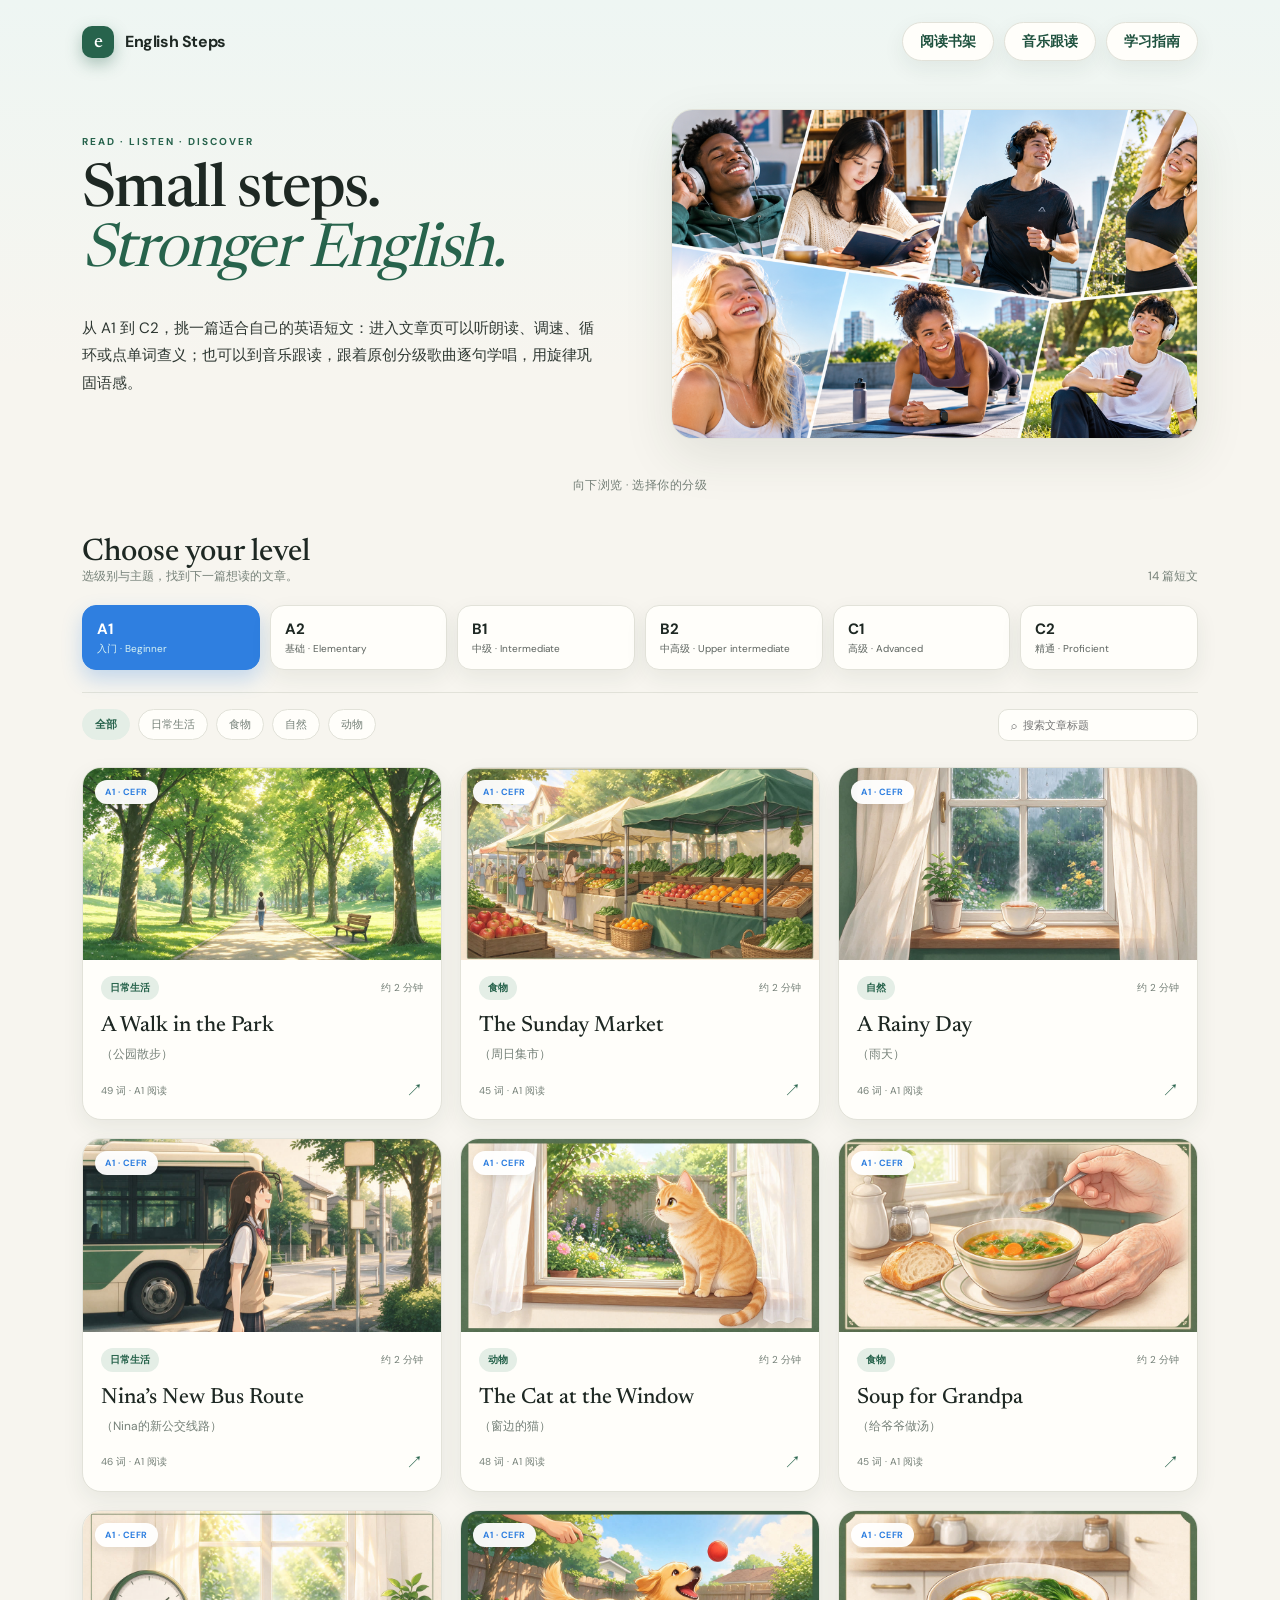
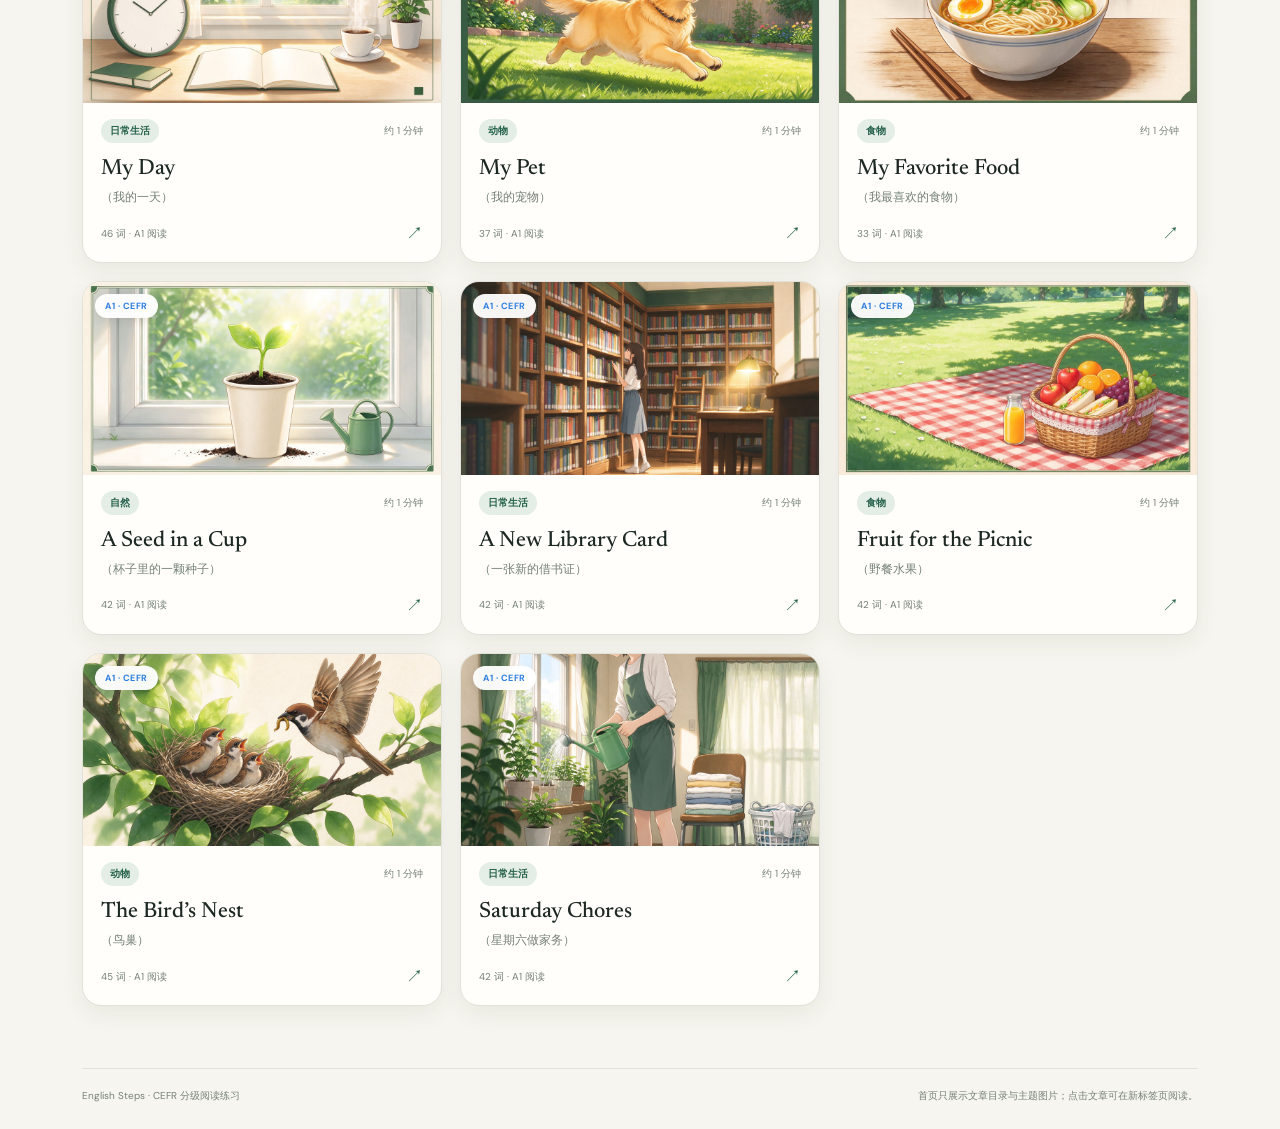
<file: index.html>
<!doctype html>
<html lang="zh-CN"><head><meta charset="utf-8"><meta name="viewport" content="width=device-width,initial-scale=1"><meta name="theme-color" content="#f7f5ef"><meta name="description" content="按 CEFR 分级的英语阅读练习：读文章、听朗读、点单词看中文释义。"><title>English Steps · 分级英语阅读</title><link rel="stylesheet" href="site.css"><link rel="manifest" href="manifest.json"><meta name="mobile-web-app-capable" content="yes"><meta name="apple-mobile-web-app-capable" content="yes"><meta name="apple-mobile-web-app-status-bar-style" content="default"><meta name="apple-mobile-web-app-title" content="English Steps"><link rel="apple-touch-icon" href="images/icons/icon-192.png"></head>
<body>
<div class="hero-full" id="top">
  <header class="hero-nav"><a class="brand" href="index.html"><span class="brandmark">e</span> English Steps</a><nav class="toplinks"><a href="#library">阅读书架</a><a href="music.html">音乐跟读</a><a href="guide.html">学习指南</a></nav></header>
  <div class="hero-split">
    <div class="hero-copy"><div class="eyebrow">READ · LISTEN · DISCOVER</div><h1>Small steps.<br><em>Stronger English.</em></h1><p>从 A1 到 C2，挑一篇适合自己的英语短文：进入文章页可以听朗读、调速、循环或点单词查义；也可以到音乐跟读，跟着原创分级歌曲逐句学唱，用旋律巩固语感。</p></div>
    <div class="hero-art"><img src="images/home-promo.png?v=20261004" alt="English Steps 学习场景：听音乐、阅读、户外锻炼" loading="eager"></div>
  </div>
  <div class="hero-scroll">向下浏览 · 选择你的分级</div>
</div>
<div class="shell">
  <!-- 板块导览模块已移除 -->
  <main id="library"><div class="section-head"><div><h2>Choose your level</h2><p>选级别与主题，找到下一篇想读的文章。</p></div><p id="articleCount"></p></div><section class="levels" id="levels" aria-label="CEFR 级别"></section><div class="library-tools"><div class="filters" id="filters" aria-label="按主题筛选"></div><input class="search" id="search" placeholder="⌕  搜索文章标题" aria-label="搜索文章"></div><section class="article-grid" id="articleGrid" aria-live="polite"></section></main>
  <footer class="footer" id="about"><span>English Steps · CEFR 分级阅读练习</span><span>首页只展示文章目录与主题图片；点击文章可在新标签页阅读。</span></footer>
</div>
<script src="articles.js?v=20260926-more-stories"></script><script src="new-articles.js?v=20260926-more-stories"></script><script src="home.js?v=20261004-hero"></script><script src="sw-register.js"></script></body>
</html>
</file>
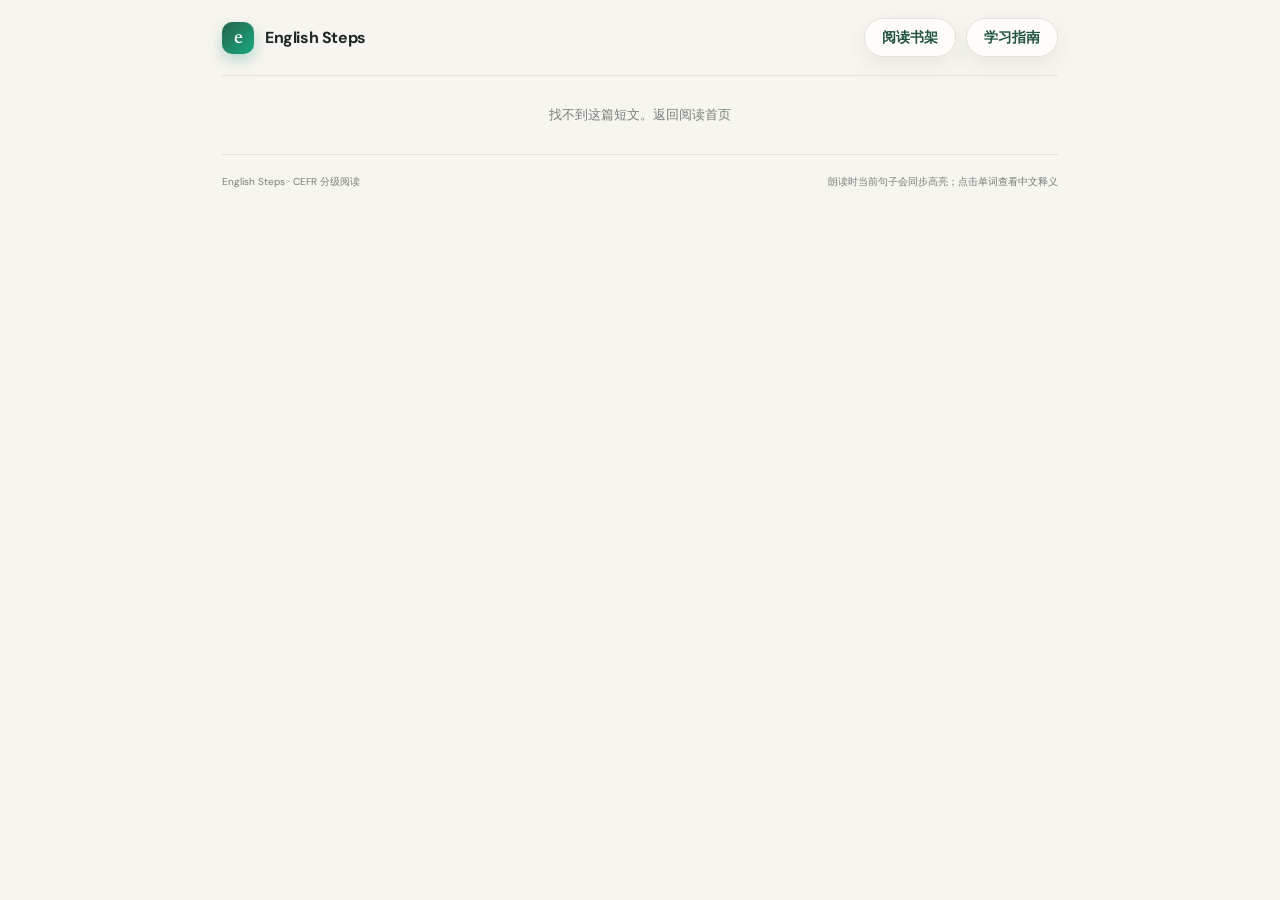
<file: article.html>
<!doctype html>
<html lang="zh-CN"><head><meta charset="utf-8"><meta name="viewport" content="width=device-width,initial-scale=1"><meta name="theme-color" content="#f7f5ef"><title>阅读文章 · English Steps</title><link rel="stylesheet" href="site.css?v=sentence-highlight-1"><link rel="manifest" href="manifest.json"><meta name="mobile-web-app-capable" content="yes"><meta name="apple-mobile-web-app-capable" content="yes"><meta name="apple-mobile-web-app-status-bar-style" content="default"><meta name="apple-mobile-web-app-title" content="English Steps"><link rel="apple-touch-icon" href="images/icons/icon-192.png"></head>
<body><div class="reader-shell"><header class="topbar"><a class="brand" href="index.html"><span class="brandmark">e</span> English Steps</a><nav class="toplinks"><a href="index.html">阅读书架</a><a href="index.html#about">学习指南</a></nav></header><main id="articlePage"><header class="article-header" id="articleHeader"></header><article class="reader-panel"><div class="reader-controls"><div class="generated-audio"><audio id="articleAudio" controls preload="metadata" aria-label="AI 英语朗读音频"></audio></div><div class="speech-options"><label>语速<select class="speed" id="speed" aria-label="朗读速度"><option value="0.75">0.75×</option><option value="0.9" selected>0.9×</option><option value="1">1×</option><option value="1.1">1.1×</option></select></label><button class="control-btn" id="repeatButton" aria-pressed="false">循环播放：关</button></div></div><p class="speech-note" id="speechNote">清晰型 AI 英语语音 · 由 AI Voice Generator 生成</p><div class="reader-body"><div class="prose" id="prose"></div><div class="translation" id="translation"></div></div><section class="vocab-wrap"><h2>本篇词汇</h2><div class="wordlist" id="wordlist"></div></section></article></main><footer class="footer" id="about"><span>English Steps · CEFR 分级阅读</span><span>朗读时当前句子会同步高亮；点击单词查看中文释义</span></footer></div><div class="toast" id="toast"></div><script src="articles.js?v=20260926-more-stories"></script><script src="new-articles.js?v=20260926-more-stories"></script><script src="article-audio.js?v=ai-audio-20260926"></script><script src="generated-article-audio.js?v=ai-audio-20260926"></script><script src="article.js?v=local-dict-1"></script><script src="sw-register.js"></script></body></html>
</file>
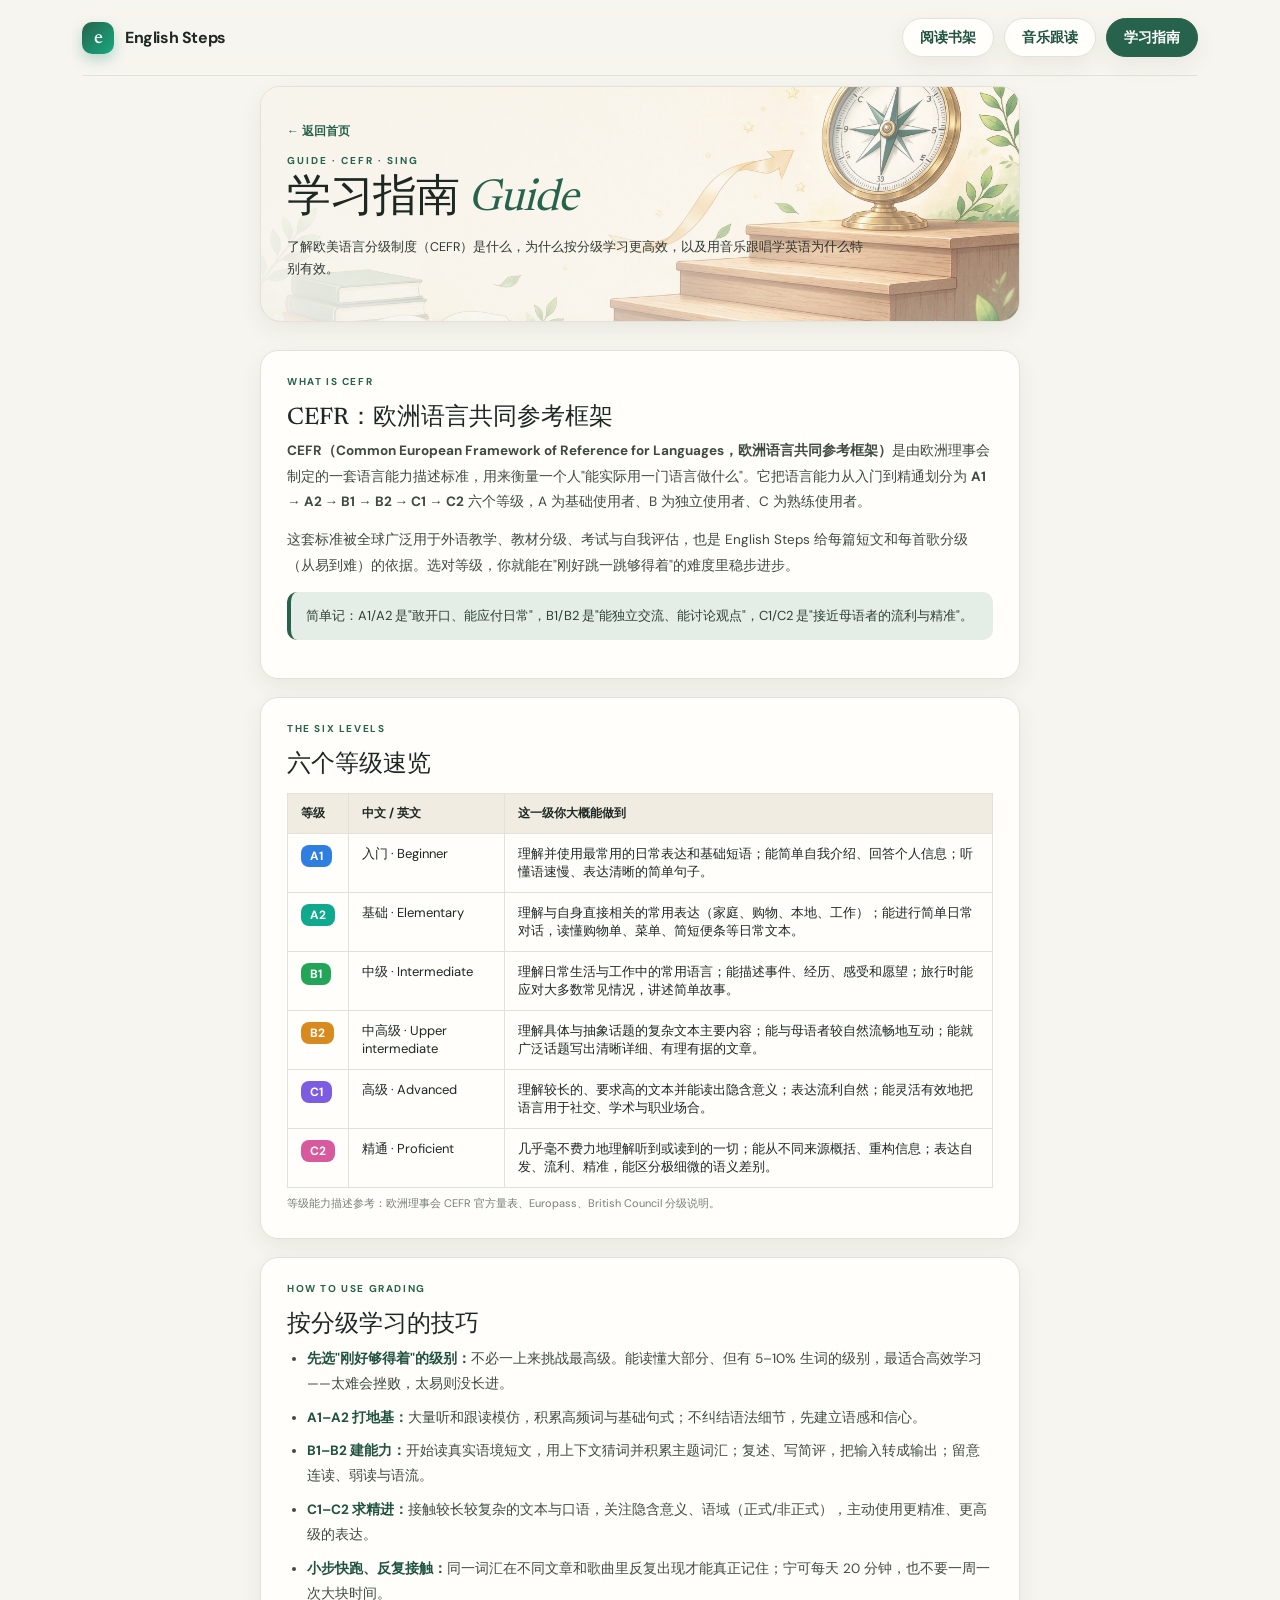
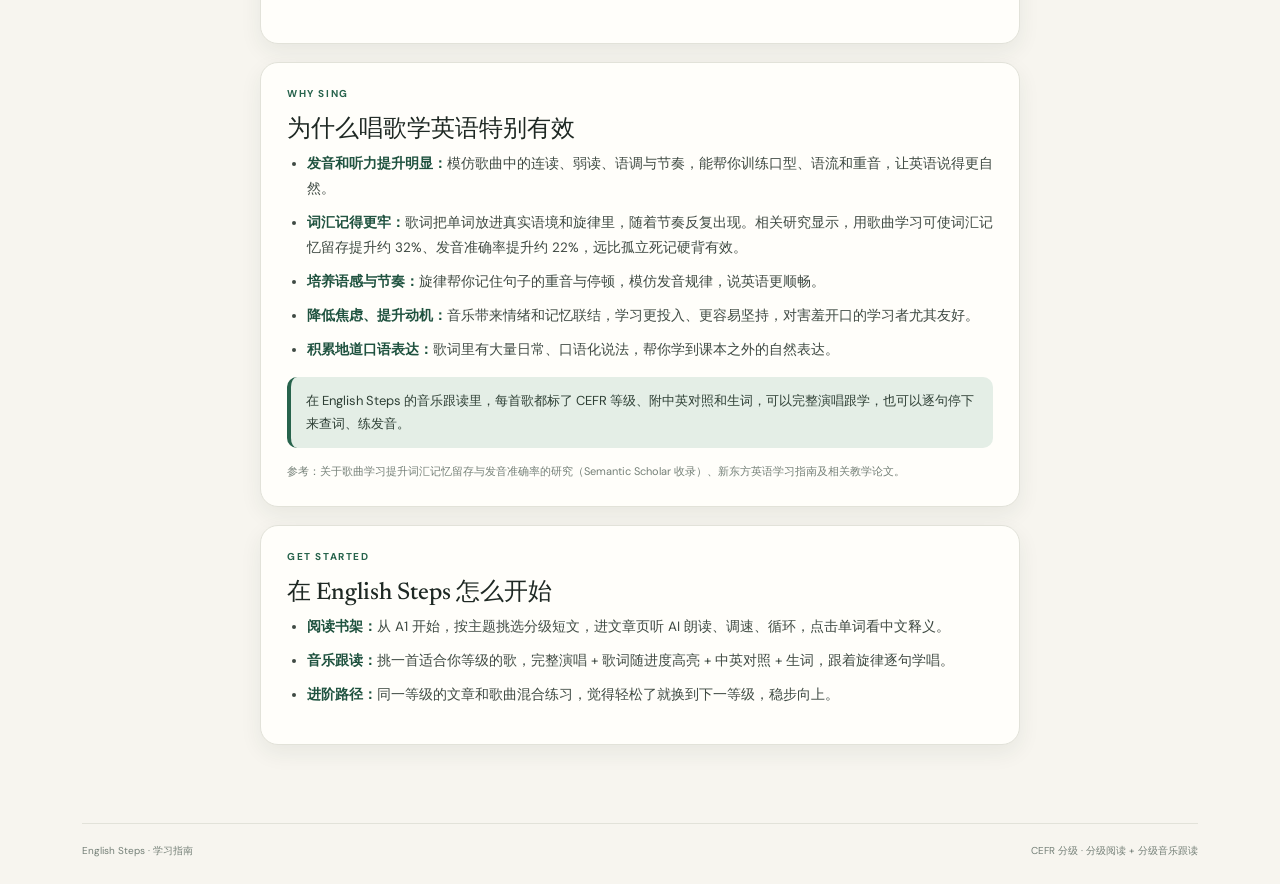
<file: guide.html>
<!doctype html>
<html lang="zh-CN"><head><meta charset="utf-8"><meta name="viewport" content="width=device-width,initial-scale=1"><meta name="theme-color" content="#f7f5ef"><meta name="description" content="English Steps 学习指南：CEFR 欧美语言分级制度介绍、按分级学习技巧、以及唱歌学英语的优势。"><title>学习指南 · English Steps</title><link rel="stylesheet" href="site.css"><link rel="manifest" href="manifest.json"><meta name="mobile-web-app-capable" content="yes"><meta name="apple-mobile-web-app-capable" content="yes"><meta name="apple-mobile-web-app-status-bar-style" content="default"><meta name="apple-mobile-web-app-title" content="English Steps"><link rel="apple-touch-icon" href="images/icons/icon-192.png">
<style>
  .guide-shell{max-width:820px;margin:auto;padding:0 30px 60px}
  .guide-header{padding:34px 0 10px}
  .guide-header h1{font:500 clamp(34px,5vw,48px)/1.05 Newsreader,serif;margin:12px 0 10px;letter-spacing:-1px}
  .guide-header h1 em{color:var(--green);font-weight:400}
  .guide-header p{color:var(--muted);font-size:13px;line-height:1.8;max-width:640px}
  .g-block{background:var(--white);border:1px solid var(--line);border-radius:18px;box-shadow:var(--shadow-sm);padding:24px 26px;margin:18px 0}
  .g-block h2{font:500 24px Newsreader,serif;margin:0 0 6px;color:var(--ink)}
  .g-block .kicker{font-size:10px;letter-spacing:1.6px;color:var(--green);font-weight:700;text-transform:uppercase;margin-bottom:12px}
  .g-block p{font-size:13.5px;line-height:1.9;color:#3f4a43;margin:0 0 12px}
  .g-block ul{margin:8px 0 12px;padding-left:20px}
  .g-block li{font-size:13.5px;line-height:1.85;color:#3f4a43;margin-bottom:9px}
  .g-block li b{color:var(--green-deep)}
  .level-table{width:100%;border-collapse:collapse;margin:14px 0 4px;font-size:13px}
  .level-table th,.level-table td{border:1px solid var(--line);padding:11px 13px;text-align:left;vertical-align:top}
  .level-table th{background:var(--paper2);font-weight:700;font-size:12px}
  .level-table td b{color:var(--ink)}
  .level-table .badge{display:inline-block;color:#fff;border-radius:8px;padding:3px 9px;font-size:12px;font-weight:700}
  .tip{background:var(--mint);border-left:4px solid var(--green);border-radius:10px;padding:12px 15px;font-size:13px;line-height:1.8;color:#2f4036;margin:14px 0}
  .srcs{font-size:11px;color:var(--muted);line-height:1.8;margin-top:6px}
  .srcs a{color:var(--green);text-decoration:underline}
  @media(max-width:580px){.guide-shell{padding:0 15px 44px}.guide-header{padding:26px 0 8px}.g-block{padding:19px 17px}.level-table{font-size:12px}}
</style></head>
<body><div class="shell">
  <header class="topbar"><a class="brand" href="index.html"><span class="brandmark">e</span> English Steps</a><nav class="toplinks"><a href="index.html#library">阅读书架</a><a href="music.html">音乐跟读</a><a href="guide.html" aria-current="page">学习指南</a></nav></header>
  <div class="guide-shell">
    <div class="music-hero">
      <img class="music-hero-bg" src="images/guide-hero.png?v=20261004" alt="学习指南页眉背景插画" fetchpriority="high">
      <div class="music-hero-overlay"></div>
      <div class="music-hero-copy">
        <a class="back-link" href="index.html">← 返回首页</a>
        <div class="eyebrow">GUIDE · CEFR · SING</div>
        <h1>学习指南 <em>Guide</em></h1>
        <p>了解欧美语言分级制度（CEFR）是什么，为什么按分级学习更高效，以及用音乐跟唱学英语为什么特别有效。</p>
      </div>
    </div>

    <div class="g-block">
      <div class="kicker">What is CEFR</div>
      <h2>CEFR：欧洲语言共同参考框架</h2>
      <p><b>CEFR（Common European Framework of Reference for Languages，欧洲语言共同参考框架）</b>是由欧洲理事会制定的一套语言能力描述标准，用来衡量一个人"能实际用一门语言做什么"。它把语言能力从入门到精通划分为 <b>A1 → A2 → B1 → B2 → C1 → C2</b> 六个等级，A 为基础使用者、B 为独立使用者、C 为熟练使用者。</p>
      <p>这套标准被全球广泛用于外语教学、教材分级、考试与自我评估，也是 English Steps 给每篇短文和每首歌分级（从易到难）的依据。选对等级，你就能在"刚好跳一跳够得着"的难度里稳步进步。</p>
      <div class="tip">简单记：A1/A2 是"敢开口、能应付日常"，B1/B2 是"能独立交流、能讨论观点"，C1/C2 是"接近母语者的流利与精准"。</div>
    </div>

    <div class="g-block">
      <div class="kicker">The Six Levels</div>
      <h2>六个等级速览</h2>
      <table class="level-table">
        <thead><tr><th>等级</th><th>中文 / 英文</th><th>这一级你大概能做到</th></tr></thead>
        <tbody>
          <tr><td><span class="badge" style="background:#2f7fe0">A1</span></td><td>入门 · Beginner</td><td>理解并使用最常用的日常表达和基础短语；能简单自我介绍、回答个人信息；听懂语速慢、表达清晰的简单句子。</td></tr>
          <tr><td><span class="badge" style="background:#0fa98d">A2</span></td><td>基础 · Elementary</td><td>理解与自身直接相关的常用表达（家庭、购物、本地、工作）；能进行简单日常对话，读懂购物单、菜单、简短便条等日常文本。</td></tr>
          <tr><td><span class="badge" style="background:#22a558">B1</span></td><td>中级 · Intermediate</td><td>理解日常生活与工作中的常用语言；能描述事件、经历、感受和愿望；旅行时能应对大多数常见情况，讲述简单故事。</td></tr>
          <tr><td><span class="badge" style="background:#d98a1f">B2</span></td><td>中高级 · Upper intermediate</td><td>理解具体与抽象话题的复杂文本主要内容；能与母语者较自然流畅地互动；能就广泛话题写出清晰详细、有理有据的文章。</td></tr>
          <tr><td><span class="badge" style="background:#7c5ce0">C1</span></td><td>高级 · Advanced</td><td>理解较长的、要求高的文本并能读出隐含意义；表达流利自然；能灵活有效地把语言用于社交、学术与职业场合。</td></tr>
          <tr><td><span class="badge" style="background:#d85a9c">C2</span></td><td>精通 · Proficient</td><td>几乎毫不费力地理解听到或读到的一切；能从不同来源概括、重构信息；表达自发、流利、精准，能区分极细微的语义差别。</td></tr>
        </tbody>
      </table>
      <div class="srcs">等级能力描述参考：欧洲理事会 CEFR 官方量表、Europass、British Council 分级说明。</div>
    </div>

    <div class="g-block">
      <div class="kicker">How to Use Grading</div>
      <h2>按分级学习的技巧</h2>
      <ul>
        <li><b>先选"刚好够得着"的级别：</b>不必一上来挑战最高级。能读懂大部分、但有 5–10% 生词的级别，最适合高效学习——太难会挫败，太易则没长进。</li>
        <li><b>A1–A2 打地基：</b>大量听和跟读模仿，积累高频词与基础句式；不纠结语法细节，先建立语感和信心。</li>
        <li><b>B1–B2 建能力：</b>开始读真实语境短文，用上下文猜词并积累主题词汇；复述、写简评，把输入转成输出；留意连读、弱读与语流。</li>
        <li><b>C1–C2 求精进：</b>接触较长较复杂的文本与口语，关注隐含意义、语域（正式/非正式），主动使用更精准、更高级的表达。</li>
        <li><b>小步快跑、反复接触：</b>同一词汇在不同文章和歌曲里反复出现才能真正记住；宁可每天 20 分钟，也不要一周一次大块时间。</li>
      </ul>
    </div>

    <div class="g-block">
      <div class="kicker">Why Sing</div>
      <h2>为什么唱歌学英语特别有效</h2>
      <ul>
        <li><b>发音和听力提升明显：</b>模仿歌曲中的连读、弱读、语调与节奏，能帮你训练口型、语流和重音，让英语说得更自然。</li>
        <li><b>词汇记得更牢：</b>歌词把单词放进真实语境和旋律里，随着节奏反复出现。相关研究显示，用歌曲学习可使词汇记忆留存提升约 32%、发音准确率提升约 22%，远比孤立死记硬背有效。</li>
        <li><b>培养语感与节奏：</b>旋律帮你记住句子的重音与停顿，模仿发音规律，说英语更顺畅。</li>
        <li><b>降低焦虑、提升动机：</b>音乐带来情绪和记忆联结，学习更投入、更容易坚持，对害羞开口的学习者尤其友好。</li>
        <li><b>积累地道口语表达：</b>歌词里有大量日常、口语化说法，帮你学到课本之外的自然表达。</li>
      </ul>
      <div class="tip">在 English Steps 的音乐跟读里，每首歌都标了 CEFR 等级、附中英对照和生词，可以完整演唱跟学，也可以逐句停下来查词、练发音。</div>
      <div class="srcs">参考：关于歌曲学习提升词汇记忆留存与发音准确率的研究（Semantic Scholar 收录）、新东方英语学习指南及相关教学论文。</div>
    </div>

    <div class="g-block">
      <div class="kicker">Get Started</div>
      <h2>在 English Steps 怎么开始</h2>
      <ul>
        <li><b>阅读书架：</b>从 A1 开始，按主题挑选分级短文，进文章页听 AI 朗读、调速、循环，点击单词看中文释义。</li>
        <li><b>音乐跟读：</b>挑一首适合你等级的歌，完整演唱 + 歌词随进度高亮 + 中英对照 + 生词，跟着旋律逐句学唱。</li>
        <li><b>进阶路径：</b>同一等级的文章和歌曲混合练习，觉得轻松了就换到下一等级，稳步向上。</li>
      </ul>
    </div>
  </div>
  <footer class="footer"><span>English Steps · 学习指南</span><span>CEFR 分级 · 分级阅读 + 分级音乐跟读</span></footer>
</div><script src="sw-register.js"></script></body></html>
</file>
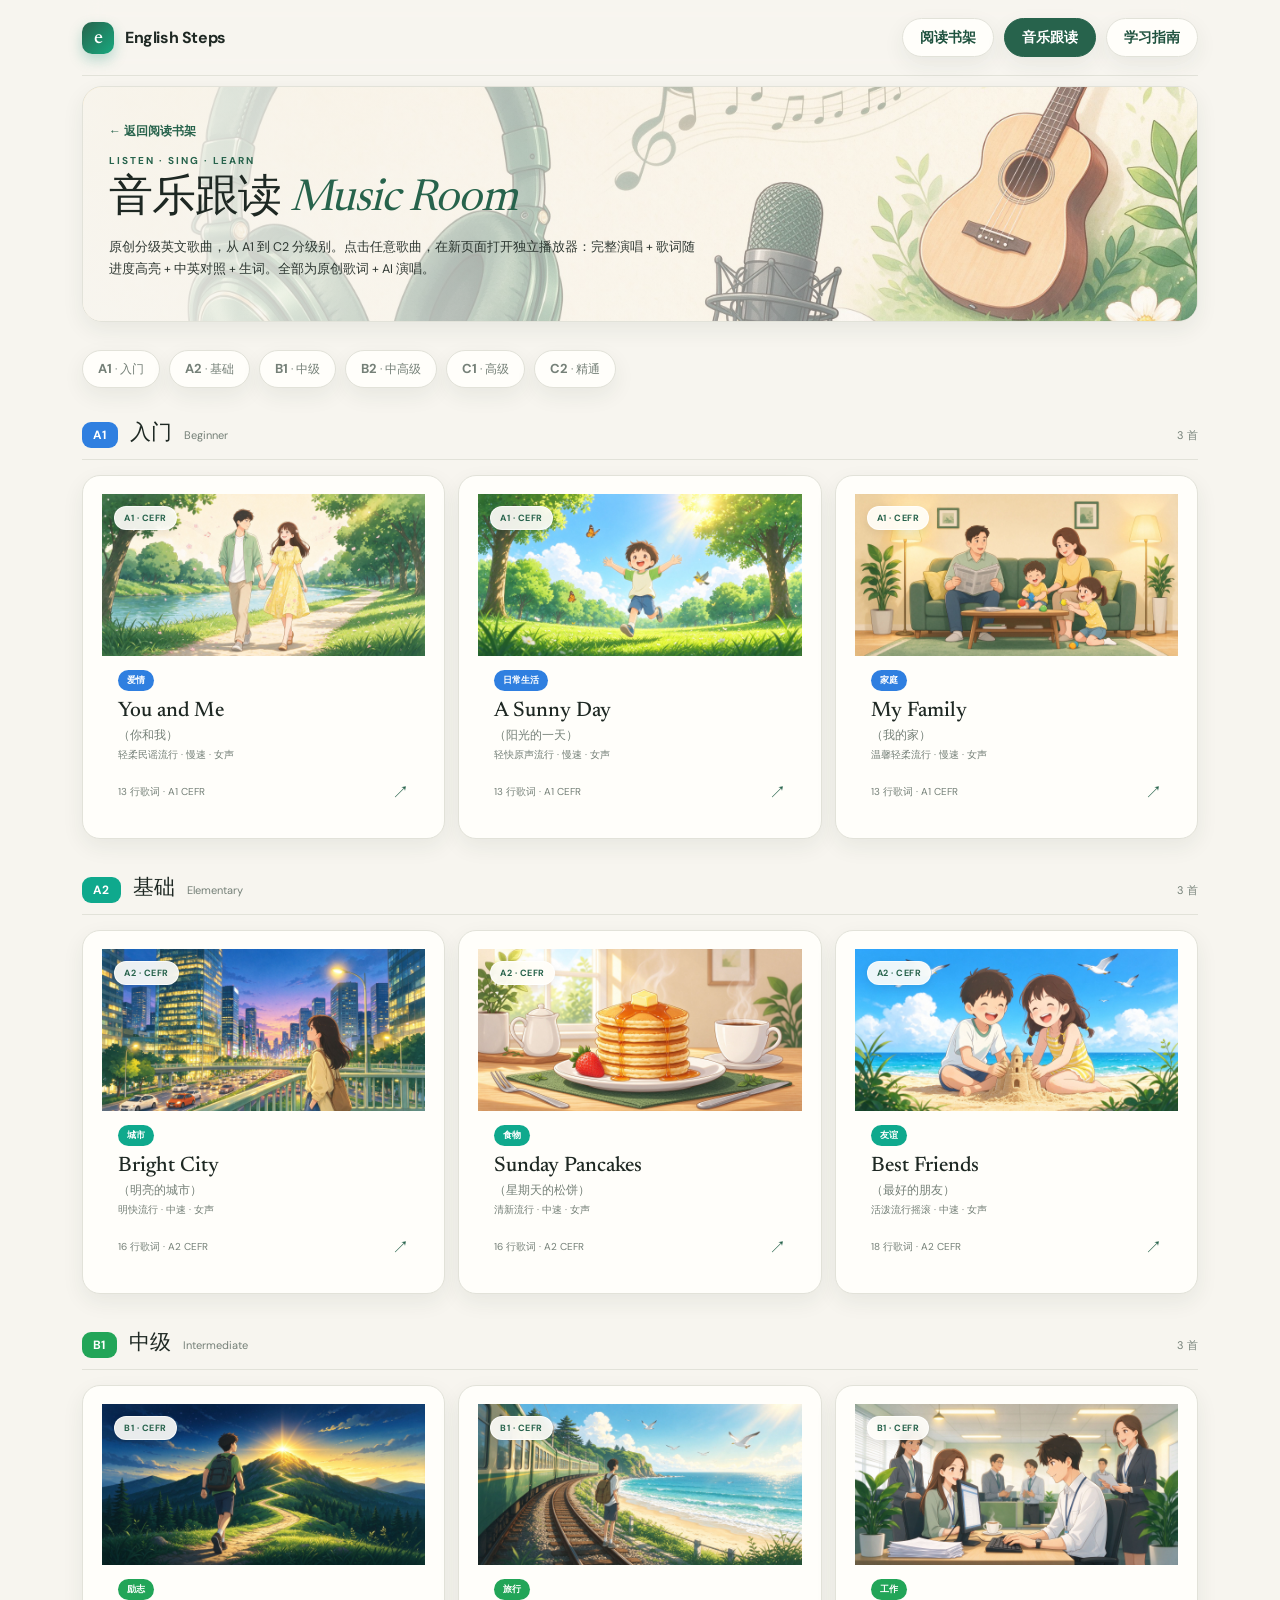
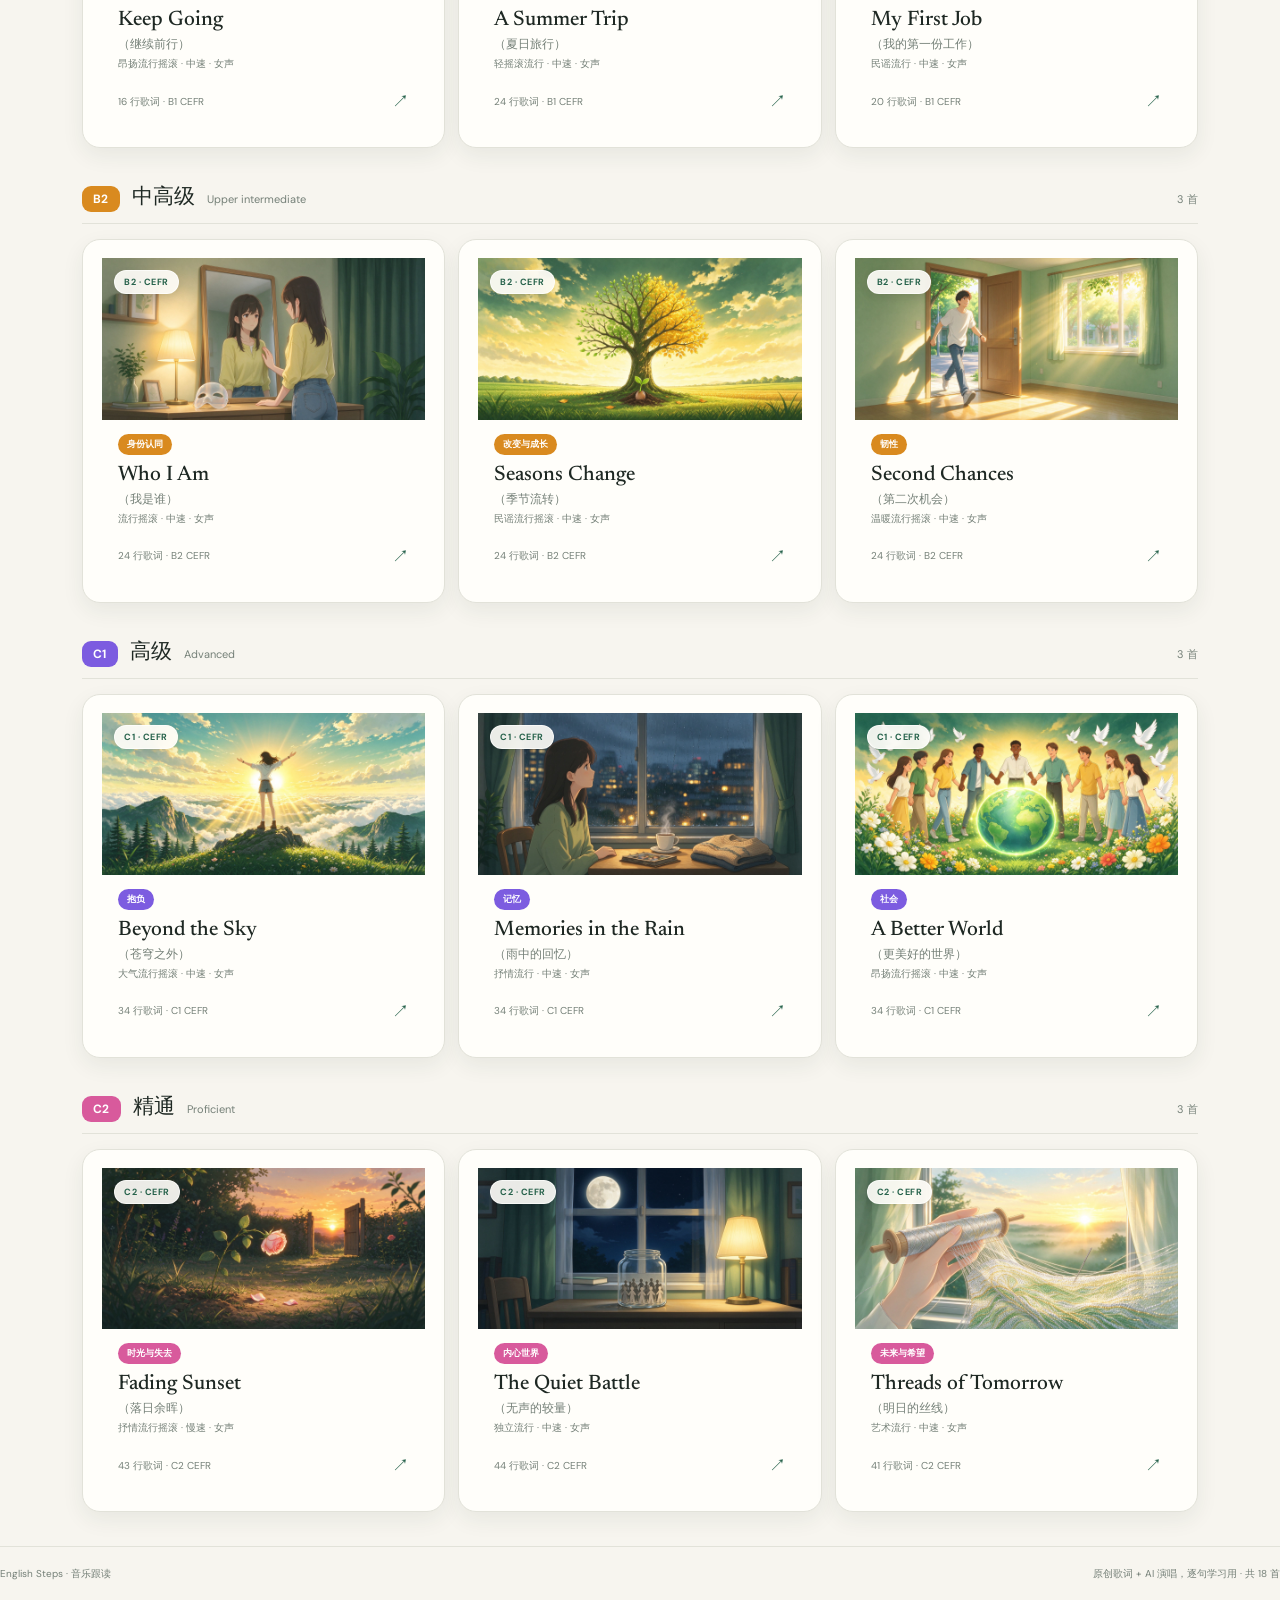
<file: music.html>
<!doctype html>
<html lang="zh-CN"><head><meta charset="utf-8"><meta name="viewport" content="width=device-width,initial-scale=1"><meta name="theme-color" content="#f7f5ef"><meta name="description" content="English Steps 音乐跟读：原创分级英文歌曲，从 A1 到 C2 分级别，点击歌曲跳转独立播放页跟学。"><title>音乐跟读 · English Steps</title><link rel="stylesheet" href="site.css"><link rel="manifest" href="manifest.json"><meta name="mobile-web-app-capable" content="yes"><meta name="apple-mobile-web-app-capable" content="yes"><meta name="apple-mobile-web-app-status-bar-style" content="default"><meta name="apple-mobile-web-app-title" content="English Steps"><link rel="apple-touch-icon" href="images/icons/icon-192.png">
<style>
  .music-shell{max-width:960px;margin:auto;padding:0 32px 60px}
  .music-header{padding:34px 0 14px}
  .music-header h1{font:500 clamp(34px,5vw,48px)/1.05 Newsreader;margin:12px 0 10px;letter-spacing:-1px}
  .music-header h1 em{color:var(--green);font-weight:400}
  .music-header p{color:var(--muted);font-size:12px;line-height:1.8;max-width:600px}
  .level-nav{display:flex;gap:9px;flex-wrap:wrap;margin:6px 0 30px}
  .level-nav a{text-decoration:none;border:1px solid var(--line);background:var(--white);border-radius:22px;padding:9px 15px;font-size:12px;color:var(--muted);transition:.16s;box-shadow:var(--shadow-sm)}
  .level-nav a:hover,.level-nav a:focus-visible{border-color:var(--green);color:var(--green);outline:none;transform:translateY(-1px)}
  .level-nav a b{font-size:13px}
  .music-level-sec{margin:0 0 34px}
  .sec-head{display:flex;align-items:baseline;gap:12px;border-bottom:1px solid var(--line);padding-bottom:11px;margin-bottom:15px}
  .sec-head .lvl-badge{background:var(--green);color:#fff;border-radius:9px;padding:5px 11px;font-size:12px;font-weight:700;letter-spacing:.4px}
  .sec-head .lvl-name{font:500 21px Newsreader,serif}
  .sec-head .lvl-en{color:var(--muted);font-size:11px}
  .sec-head .lvl-count{margin-left:auto;color:var(--muted);font-size:11px}
  .song-grid{display:grid;grid-template-columns:repeat(3,1fr);gap:13px}
  .song-card{position:relative;display:flex;flex-direction:column;gap:4px;text-decoration:none;border:1px solid var(--line);background:var(--white);border-radius:18px;padding:18px 19px;transition:transform .2s,box-shadow .2s,border-color .2s;color:var(--ink);box-shadow:var(--shadow-sm)}
  .song-card:hover{transform:translateY(-4px);box-shadow:var(--shadow);border-color:color-mix(in srgb,var(--green) 30%,var(--line))}
  .song-card b{font:500 21px Newsreader,serif;padding-right:54px}
  .song-cn{font-size:12px;color:var(--muted);line-height:1.5}
  .song-theme{position:absolute;top:15px;right:16px;color:var(--green);background:var(--mint);border-radius:16px;padding:4px 9px;font-size:9px;font-weight:600}
  .song-style{font-size:10px;color:var(--muted);margin-top:5px}
  .song-meta{margin-top:auto;padding-top:15px;display:flex;justify-content:space-between;align-items:center;color:var(--muted);font-size:10px}
  .song-arrow{color:var(--green);font-size:17px;transition:transform .2s}
  .song-card:hover .song-arrow{transform:translate(2px,-2px)}
  .song-card:focus-visible{outline:3px solid rgba(11,138,109,.35);outline-offset:3px}
  /* 每个 CEFR 级别的徽章与主题标签用各自主题色 */
  .lvl-badge[data-level="A1"],.song-theme[data-level="A1"]{background:var(--lv-a1);color:#fff}
  .lvl-badge[data-level="A2"],.song-theme[data-level="A2"]{background:var(--lv-a2);color:#fff}
  .lvl-badge[data-level="B1"],.song-theme[data-level="B1"]{background:var(--lv-b1);color:#fff}
  .lvl-badge[data-level="B2"],.song-theme[data-level="B2"]{background:var(--lv-b2);color:#fff}
  .lvl-badge[data-level="C1"],.song-theme[data-level="C1"]{background:var(--lv-c1);color:#fff}
  .lvl-badge[data-level="C2"],.song-theme[data-level="C2"]{background:var(--lv-c2);color:#fff}
  @media(max-width:820px){.song-grid{grid-template-columns:1fr 1fr}}
  @media(max-width:580px){.music-shell{padding:0 15px 40px}.music-header{padding:26px 0 10px}.music-header h1{font-size:37px}.song-grid{grid-template-columns:1fr;gap:10px}}
</style></head>
<body><div class="shell">
  <header class="topbar"><a class="brand" href="index.html"><span class="brandmark">e</span> English Steps</a><nav class="toplinks"><a href="index.html#library">阅读书架</a><a href="music.html" aria-current="page">音乐跟读</a><a href="guide.html">学习指南</a></nav></header>
  <div class="music-hero">
    <img class="music-hero-bg" src="images/music-hero.png?v=20261004" alt="音乐跟读页眉背景插画" fetchpriority="high">
    <div class="music-hero-overlay"></div>
    <div class="music-hero-copy">
      <a class="back-link" href="index.html">← 返回阅读书架</a>
      <div class="eyebrow">LISTEN · SING · LEARN</div>
      <h1>音乐跟读 <em>Music Room</em></h1>
      <p>原创分级英文歌曲，从 A1 到 C2 分级别。点击任意歌曲，在新页面打开独立播放器：完整演唱 + 歌词随进度高亮 + 中英对照 + 生词。全部为原创歌词 + AI 演唱。</p>
    </div>
  </div>
    <nav class="level-nav" id="levelNav" aria-label="跳转到级别"></nav>
    <div id="levelSections" aria-label="分级歌曲列表"></div>
  </div>
  <footer class="footer"><span>English Steps · 音乐跟读</span><span>原创歌词 + AI 演唱，逐句学习用 · 共 <span id="totalCount"></span> 首</span></footer>
</div><script src="music-data.js"></script><script src="music.js"></script><script src="sw-register.js"></script></body></html>
</file>
<file: site.css>
@import url('fonts/fonts.css');
:root{
  --paper:#f7f5ef;          /* 第一版暖黄纸感背景 */
  --paper2:#f0ece1;         /* 次级浅底 */
  --white:#fffefa;          /* 卡片/面板 */
  --ink:#1e2823;            /* 墨绿黑文字 */
  --muted:#758078;          /* 柔和灰绿 */
  --line:#e2e2d9;           /* 浅暖边框 */
  --line-strong:#d3d3c4;
  --green:#27634c;          /* 主色：墨绿（第一版黄绿） */
  --green-deep:#1f523f;
  --mint:#e4eee6;           /* 浅绿底 */
  --orange:#d77c4a;
  --blue:#dceaf0;
  --shadow:0 18px 50px rgba(35,60,43,.10);
  --shadow-sm:0 8px 22px rgba(35,60,43,.07);
  /* CEFR 级别主题色（现代清新，六个级别可区分） */
  --lv-a1:#2f7fe0; --lv-a1-bg:#e7f0fc;
  --lv-a2:#0fa98d; --lv-a2-bg:#e2f6f1;
  --lv-b1:#22a558; --lv-b1-bg:#e6f6ec;
  --lv-b2:#d98a1f; --lv-b2-bg:#faf0dd;
  --lv-c1:#7c5ce0; --lv-c1-bg:#f0eafd;
  --lv-c2:#d85a9c; --lv-c2-bg:#fbe9f3;
}
*{box-sizing:border-box}
html{scroll-behavior:smooth}
body{margin:0;background:var(--paper);color:var(--ink);font-family:'DM Sans',sans-serif;-webkit-font-smoothing:antialiased}
button,a{font:inherit;color:inherit}
button{cursor:pointer}
a{text-decoration:none}
::selection{background:var(--mint);color:var(--green-deep)}
.shell{max-width:1200px;margin:auto;padding:0 42px}
.topbar{height:76px;border-bottom:1px solid var(--line);display:flex;align-items:center;justify-content:space-between;position:sticky;top:0;background:color-mix(in srgb,var(--paper) 88%,transparent);backdrop-filter:blur(10px);z-index:5}
.brand{display:flex;align-items:center;gap:11px;font-weight:700;letter-spacing:-.4px}
.brandmark{width:32px;height:32px;background:linear-gradient(135deg,var(--green),#17a97f);border-radius:10px;color:#fff;display:grid;place-items:center;font:500 20px Newsreader;box-shadow:0 6px 14px rgba(11,138,109,.28)}
.toplinks{display:flex;gap:10px;align-items:center}
.toplinks a{display:inline-flex;align-items:center;padding:9px 17px;border-radius:99px;font-size:14px;font-weight:600;color:var(--green-deep);background:var(--white);border:1px solid var(--line);box-shadow:var(--shadow-sm);transition:.16s}
.toplinks a:hover{color:#fff;background:var(--green);border-color:var(--green);transform:translateY(-1px)}
.toplinks a[aria-current="page"]{color:#fff;background:var(--green);border-color:var(--green)}
.hero{padding:60px 0 50px;display:grid;grid-template-columns:1.05fr .95fr;gap:34px;align-items:center;background:linear-gradient(180deg,#eef6f3 0%,var(--paper) 62%)}
.eyebrow{font-size:10px;letter-spacing:2px;color:var(--green);font-weight:700;text-transform:uppercase}
.hero h1{font:500 clamp(42px,5vw,68px)/.98 Newsreader,serif;letter-spacing:-1.6px;margin:16px 0 18px}
.hero h1 em{color:var(--green);font-weight:400}
.hero p{color:var(--muted);font-size:15px;line-height:1.85;max-width:480px}
.hero-note{font-size:11px;color:var(--green);margin-top:26px;display:flex;align-items:center;gap:9px}
.hero-note:before{content:'';height:1px;width:26px;background:var(--green)}
.hero-art{position:relative;width:min(100%,620px);overflow:hidden;aspect-ratio:16/10;border-radius:24px;background:var(--mint);box-shadow:var(--shadow)}
.hero-art img{display:block;position:absolute;inset:0;width:100%;height:100%;object-fit:cover}
.feature-grid{display:grid;grid-template-columns:1fr 1fr;gap:12px;align-items:center}
.feature-card{position:relative;overflow:hidden;border-radius:18px;background:var(--mint);min-height:160px}
.feature-card img{width:100%;height:100%;object-fit:cover;position:absolute;inset:0}
.feature-card:first-child{grid-row:span 2;min-height:340px}
.feature-card:nth-child(2){background:#f2e5d6}
.feature-card:nth-child(3){background:#dfe9de}
.feature-caption{position:absolute;left:14px;bottom:13px;padding:7px 10px;background:#fffefaed;border-radius:8px;font-size:10px;font-weight:600;backdrop-filter:blur(6px)}
.section-head{display:flex;align-items:end;justify-content:space-between;gap:20px;margin:13px 0 20px}
.section-head h2{font:500 31px Newsreader;margin:0}
.section-head p{font-size:12px;color:var(--muted);margin:0}
.levels{display:grid;grid-template-columns:repeat(6,1fr);gap:10px;margin-bottom:22px}
.level{border:1px solid var(--line);background:var(--white);border-radius:14px;text-align:left;padding:13px 14px;transition:.16s;box-shadow:var(--shadow-sm)}
.level:hover{transform:translateY(-2px);border-color:var(--line-strong);box-shadow:var(--shadow)}
.level b{display:block;font-size:15px}
.level span{font-size:10px;opacity:.72;display:block;margin-top:3px}
.level.active{background:var(--green);border-color:var(--green);color:#fff;box-shadow:0 9px 20px rgba(11,138,109,.26)}
.level.active b{color:#fff}
.level.active span{color:#eafff6;opacity:.9}
/* 每个 CEFR 级别选中时用各自主题色 */
.level.active[data-level="A1"]{background:var(--lv-a1);border-color:var(--lv-a1);box-shadow:0 9px 20px rgba(47,127,224,.26)}
.level.active[data-level="A2"]{background:var(--lv-a2);border-color:var(--lv-a2);box-shadow:0 9px 20px rgba(15,169,141,.26)}
.level.active[data-level="B1"]{background:var(--lv-b1);border-color:var(--lv-b1);box-shadow:0 9px 20px rgba(34,165,88,.26)}
.level.active[data-level="B2"]{background:var(--lv-b2);border-color:var(--lv-b2);box-shadow:0 9px 20px rgba(217,138,31,.26)}
.level.active[data-level="C1"]{background:var(--lv-c1);border-color:var(--lv-c1);box-shadow:0 9px 20px rgba(124,92,224,.26)}
.level.active[data-level="C2"]{background:var(--lv-c2);border-color:var(--lv-c2);box-shadow:0 9px 20px rgba(216,90,156,.26)}
.library-tools{display:flex;align-items:center;justify-content:space-between;gap:12px;padding:16px 0;border-top:1px solid var(--line)}
.filters{display:flex;gap:8px;flex-wrap:wrap}
.chip{border:1px solid var(--line);background:var(--white);border-radius:20px;padding:7px 12px;font-size:11px;color:var(--muted);transition:.15s}
.chip:hover{border-color:var(--line-strong);color:var(--green)}
.chip.active{background:var(--mint);border-color:var(--mint);color:var(--green);font-weight:600}
.search{border:1px solid var(--line);background:var(--white);border-radius:10px;padding:9px 12px;width:200px;font-size:11px;outline:none;transition:.15s}
.search:focus{border-color:var(--green);box-shadow:0 0 0 3px rgba(11,138,109,.12)}
/* 阅读书架卡片（现代清新） */
.article-grid{display:grid;grid-template-columns:repeat(3,1fr);gap:18px;padding:10px 0 62px}
.article-card{display:flex;flex-direction:column;padding:0;overflow:hidden;border-radius:19px;background:var(--white);border:1px solid var(--line);color:var(--ink);box-shadow:var(--shadow-sm);transition:transform .22s,box-shadow .22s,border-color .22s}
.article-card:hover{transform:translateY(-5px);border-color:color-mix(in srgb,var(--green) 35%,var(--line));box-shadow:var(--shadow)}
.article-cover{position:relative;overflow:hidden;aspect-ratio:1.86;background:var(--mint)}
.article-cover-link{display:block;width:100%;height:100%;outline-offset:-4px}
.article-cover-link img{display:block;width:100%;height:100%;object-fit:cover;transition:transform .5s cubic-bezier(.2,.7,.2,1)}
.article-card:hover .article-cover-link img{transform:scale(1.05)}
.cover-level{position:absolute;top:12px;left:12px;padding:6px 10px;border-radius:99px;background:#ffffffF2;color:var(--green);font-size:9px;font-weight:700;letter-spacing:.5px;backdrop-filter:blur(8px);box-shadow:0 3px 10px rgba(0,0,0,.08)}
/* 级别徽章用各自主题色 */
.cover-level[data-level="A1"]{color:var(--lv-a1)}
.cover-level[data-level="A2"]{color:var(--lv-a2)}
.cover-level[data-level="B1"]{color:var(--lv-b1)}
.cover-level[data-level="B2"]{color:var(--lv-b2)}
.cover-level[data-level="C1"]{color:var(--lv-c1)}
.cover-level[data-level="C2"]{color:var(--lv-c2)}
.article-card-body{display:flex;flex:1;flex-direction:column;padding:16px 18px 17px}
.card-top{display:flex;justify-content:space-between;align-items:center;margin-bottom:14px}
.topic-tag{color:var(--green);background:var(--mint);border-radius:16px;padding:5px 9px;font-size:10px;font-weight:600}
.card-time{color:var(--muted);font-size:10px}
.article-card h3{font:500 22px/1.14 Newsreader,serif;margin:0 0 6px;color:var(--ink)}
.article-title-link{color:inherit;text-decoration:none;background-image:linear-gradient(var(--green),var(--green));background-repeat:no-repeat;background-position:0 100%;background-size:0% 1px;transition:background-size .25s,color .15s}
.article-title-link:hover{color:var(--green-deep);background-size:100% 1px}
.title-cn{font-size:12px;color:var(--muted);line-height:1.5}
.card-bottom{display:flex;justify-content:space-between;align-items:center;margin-top:auto;padding-top:16px;color:var(--muted);font-size:10px}
.card-arrow{color:var(--green);font-size:17px;transition:transform .2s}
.article-card:hover .card-arrow{transform:translate(2px,-2px)}
.article-card:focus-within{outline:3px solid rgba(11,138,109,.35);outline-offset:3px}
.empty{grid-column:1/-1;padding:30px;text-align:center;color:var(--muted);font-size:13px}
.footer{border-top:1px solid var(--line);padding:20px 0 26px;display:flex;justify-content:space-between;gap:10px;color:var(--muted);font-size:10px}
/* 阅读页 */
.reader-shell{max-width:900px;margin:auto;padding:0 32px}
.article-header{padding:40px 0 26px}
.back-link{display:inline-flex;align-items:center;gap:7px;color:var(--green);text-decoration:none;font-size:12px;margin-bottom:24px;font-weight:600}
.back-link:hover{color:var(--green-deep)}
.article-kicker{font-size:11px;color:var(--green);font-weight:600;letter-spacing:.4px}
.article-header h1{font:500 clamp(35px,5vw,54px)/1.05 Newsreader,serif;margin:12px 0 8px;letter-spacing:-1px}
.article-header h1 span{font:400 .43em 'DM Sans',sans-serif;color:var(--muted);letter-spacing:0;vertical-align:middle}
.article-deck{color:var(--muted);font-size:12px}
.reader-panel{background:var(--white);border:1px solid var(--line);border-radius:20px;box-shadow:var(--shadow-sm);overflow:hidden;margin-bottom:60px}
.reader-controls{padding:16px 22px;border-bottom:1px solid var(--line);display:flex;justify-content:space-between;gap:12px;align-items:center}
.generated-audio{width:min(620px,100%)}
.generated-audio audio{display:block;width:100%;height:44px;accent-color:var(--green)}
.control-group{display:flex;align-items:center;gap:7px}
.control-btn{border:1px solid var(--line);border-radius:22px;background:var(--white);padding:9px 14px;font-size:11px;transition:.15s}
.control-btn:hover{border-color:var(--line-strong)}
.control-btn.primary{background:var(--green);border-color:var(--green);color:#fff}
.control-btn.active{background:var(--mint);border-color:var(--mint);color:var(--green)}
.control-btn:disabled{opacity:.45;cursor:default}
.speech-options{display:flex;align-items:center;gap:12px}
.speech-options label{display:flex;align-items:center;gap:6px;color:var(--muted);font-size:11px}
.speed{border:1px solid var(--line);border-radius:20px;background:var(--white);padding:9px;font-size:11px;outline:none}
.speech-note{margin:0;padding:9px 22px;background:var(--paper2);color:var(--muted);font-size:11px}
.reader-body{padding:26px 32px 30px}
.prose{font:400 21px/1.92 Newsreader,serif;margin:0 0 23px;white-space:pre-line}
.prose p{margin:0 0 19px}
.word{cursor:pointer;border-radius:4px;padding:0 1px;transition:background .12s}
.word:hover{background:var(--mint);color:var(--green-deep)}
.sentence-active{color:var(--green-deep);background:var(--mint);border-radius:5px;box-decoration-break:clone;-webkit-box-decoration-break:clone;transition:color .18s ease,background-color .18s ease}
.word.known{background:#f7f0df}
.translation{padding:15px 17px;background:var(--paper2);border-radius:13px;font-size:12px;line-height:1.9;color:#5a6674;white-space:pre-line}
.translation b{color:var(--ink);display:block;margin-bottom:5px}
.vocab-wrap{padding:20px 32px;border-top:1px solid var(--line)}
.vocab-wrap h2{font:500 19px Newsreader,serif;margin:0 0 13px}
.wordlist{display:flex;flex-wrap:wrap;gap:8px}
.vocab{display:flex;gap:7px;border:1px solid var(--line);background:var(--white);border-radius:10px;padding:7px 10px;font-size:11px}
.vocab b{font-weight:600}
.vocab span{color:var(--muted)}
.toast{position:fixed;left:50%;bottom:23px;transform:translate(-50%,20px);opacity:0;pointer-events:none;transition:.2s;background:#182230;color:#fff;padding:11px 16px;border-radius:10px;font-size:12px;box-shadow:var(--shadow);z-index:3}
.toast.show{opacity:1;transform:translate(-50%,0)}
@media(max-width:900px){.hero{grid-template-columns:1fr}.article-grid{grid-template-columns:repeat(2,1fr)}}
@media(max-width:820px){.shell{padding:0 24px}.levels{grid-template-columns:repeat(3,1fr)}}
@media(max-width:580px){
  .shell{padding:0 16px}
  .topbar{height:62px}
  .toplinks{gap:6px}
  .toplinks a{padding:7px 12px;font-size:12px}
  .hero{grid-template-columns:1fr;padding:40px 0 28px}
  .hero h1{font-size:50px}
  .feature-grid{grid-template-columns:1.1fr 1fr;gap:8px}
  .feature-card{min-height:120px;border-radius:14px}
  .feature-card:first-child{min-height:248px}
  .feature-caption{left:8px;bottom:8px;padding:6px 8px;font-size:9px}
  .section-head{align-items:start;flex-direction:column;gap:6px}
  .section-head h2{font-size:27px}
  .levels{gap:7px}
  .level{padding:11px}
  .level span{font-size:9px}
  .library-tools{align-items:flex-start;flex-direction:column}
  .search{width:100%}
  .article-grid{grid-template-columns:1fr;gap:13px;padding-bottom:40px}
  .article-cover{aspect-ratio:1.9}
  .article-card-body{padding:15px 16px}
  .footer{flex-direction:column}
  .reader-shell{padding:0 15px}
  .article-header{padding:28px 0 18px}
  .article-header h1{font-size:37px}
  .article-header h1 span{display:block;margin-top:7px;font-size:16px}
  .reader-controls{align-items:flex-start;flex-direction:column;padding:13px 16px}
  .speech-options{width:100%;justify-content:space-between}
  .control-group{flex-wrap:wrap}
  .reader-body{padding:22px 18px}
  .prose{font-size:20px;line-height:1.84}
  .vocab-wrap{padding:18px 18px}
}
/* ===== 首屏 Hero：左文字 + 右多人物图片（图文两栏，无全屏大背景图）===== */
.hero-full{position:relative;display:flex;flex-direction:column;background:linear-gradient(180deg,#eef6f3 0%,var(--paper) 70%)}
.hero-full .hero-nav{display:flex;align-items:center;justify-content:space-between;padding:22px 42px;max-width:1200px;margin:0 auto;width:100%}
.hero-full .hero-nav .brand{color:var(--ink)}
.hero-full .hero-nav .brandmark{background:var(--green);color:#fff;box-shadow:0 6px 16px rgba(39,99,76,.35)}
.hero-split{max-width:1200px;margin:0 auto;width:100%;padding:26px 42px 0;display:grid;grid-template-columns:1.02fr .98fr;gap:40px;align-items:center}
.hero-full .hero-copy{display:flex;flex-direction:column;justify-content:center}
.hero-art{position:relative;width:100%;overflow:hidden;aspect-ratio:16/10;border-radius:22px;background:var(--mint);box-shadow:var(--shadow);border:1px solid var(--line)}
.hero-art img{display:block;width:100%;height:100%;object-fit:cover}
.hero-full .hero-copy .eyebrow{color:var(--green)}
.hero-full .hero-copy h1{font:500 clamp(36px,4.8vw,60px)/1.0 Newsreader,serif;letter-spacing:-1.6px;margin:14px 0 18px;max-width:12ch}
.hero-full .hero-copy h1 em{color:var(--green);font-weight:400}
.hero-full .hero-copy p{color:var(--ink);font-size:15px;line-height:1.85;max-width:520px;opacity:.92}
.hero-actions{display:flex;flex-wrap:wrap;gap:12px;margin-top:26px}
.hero-btn{display:inline-flex;align-items:center;justify-content:center;padding:12px 22px;border-radius:99px;font-size:15px;font-weight:600;color:#fff;background:var(--green);border:1px solid var(--green);box-shadow:0 10px 24px rgba(39,99,76,.22);transition:.16s}
.hero-btn:hover{background:var(--green-deep);transform:translateY(-2px)}
.hero-cta{display:inline-flex;align-items:center;gap:8px;margin-top:26px;padding:13px 26px;background:var(--green);color:#fff;border-radius:99px;font-size:14px;font-weight:600;box-shadow:0 10px 24px rgba(39,99,76,.28);transition:.18s}
.hero-cta:hover{background:var(--green-deep);transform:translateY(-2px)}
.hero-scroll{position:relative;text-align:center;padding:38px 0 30px;color:var(--muted);font-size:12px;letter-spacing:.5px}
/* 开始阅读下拉菜单 */
.dropdown{position:relative;display:inline-block}
.dropdown .hero-cta{border:none;cursor:pointer;appearance:none}
.caret{font-size:11px;margin-left:6px}
.dropdown-menu{position:absolute;top:calc(100% + 9px);left:0;min-width:190px;background:var(--white);border:1px solid var(--line);border-radius:14px;box-shadow:var(--shadow);padding:6px;display:none;z-index:6}
.dropdown:hover .dropdown-menu,.dropdown:focus-within .dropdown-menu{display:block}
.dropdown-menu a{display:block;padding:10px 14px;border-radius:9px;font-size:13px;color:var(--ink);transition:.12s}
.dropdown-menu a:hover{background:var(--mint);color:var(--green-deep)}
/* ===== 副屏：板块功能导航（图片为主，参考 languageguide.org）===== */
.hub{padding:54px 0 8px}
.hub-grid{display:grid;grid-template-columns:repeat(3,1fr);gap:18px;margin-top:22px}
.hub-card{position:relative;overflow:hidden;border-radius:20px;border:1px solid var(--line);box-shadow:var(--shadow-sm);transition:transform .2s,box-shadow .2s;background:var(--white);display:block}
.hub-card:hover{transform:translateY(-5px);box-shadow:var(--shadow)}
.hub-card img{width:100%;height:200px;object-fit:cover;display:block}
.hub-caption{position:absolute;left:14px;bottom:12px;right:14px;padding:11px 14px;background:var(--white);border-radius:13px;box-shadow:var(--shadow-sm)}
.hub-caption b{display:block;font-size:15px;color:var(--ink)}
.hub-caption span{font-size:11px;color:var(--muted);margin-top:3px;display:block}
@media(max-width:900px){.hero-split{grid-template-columns:1fr;gap:26px;padding-left:24px;padding-right:24px}.hub-grid{grid-template-columns:repeat(2,1fr)}}
@media(max-width:580px){
  .hero-full .hero-nav{padding:16px}
  .hero-split{padding:18px 16px 0;grid-template-columns:1fr;gap:22px}
  .hero-actions{flex-direction:column}
  .hero-btn{width:100%;padding:11px 16px;font-size:14px}
  .hero-full .hero-copy h1{font-size:40px}
  .hero-art{aspect-ratio:16/11}
  .hero-scroll{display:none}
  .hub-grid{grid-template-columns:1fr}
  .hub-card img{height:170px}
}
/* ===== 音乐页页眉横幅背景图 ===== */
.music-hero{position:relative;overflow:hidden;border-radius:20px;border:1px solid var(--line);box-shadow:var(--shadow-sm);margin:10px 0 28px;min-height:210px;display:flex;align-items:center}
.music-hero .music-hero-bg{position:absolute;inset:0;width:100%;height:100%;object-fit:cover}
.music-hero-overlay{position:absolute;inset:0;background:linear-gradient(90deg,rgba(247,245,239,.94) 0%,rgba(247,245,239,.62) 45%,rgba(247,245,239,.18) 100%)}
.music-hero-copy{position:relative;padding:32px 26px 28px;z-index:2;max-width:640px}
.music-hero-copy .back-link{margin-bottom:14px}
.music-hero-copy h1{font:500 clamp(30px,4.6vw,44px)/1.05 Newsreader,serif;margin:10px 0 10px;letter-spacing:-1px}
.music-hero-copy h1 em{color:var(--green);font-weight:400}
.music-hero-copy p{color:var(--ink);font-size:12.5px;line-height:1.8;opacity:.92}
/* ===== 每首歌封面图（与文章封面一致）===== */
.song-card{padding:0;overflow:hidden}
.song-cover{position:relative;overflow:hidden;aspect-ratio:2.0;background:var(--mint)}
.song-cover img{width:100%;height:100%;object-fit:cover;display:block}
.song-cover .cover-level{position:absolute;top:12px;left:12px;padding:5px 9px;border-radius:99px;background:#fffefaE8;border:1px solid #ffffffaa;color:var(--green);font-size:9px;font-weight:700;letter-spacing:.5px;backdrop-filter:blur(6px)}
.song-card .song-theme{position:static;top:auto;right:auto;align-self:flex-start;margin:10px 0 2px 16px}
.song-card .song-title-row{margin:0 16px}
.song-card b{font:500 21px/1.14 Newsreader,serif;padding-right:0;margin:4px 16px 0}
.song-card .song-cn{margin:0 16px}
.song-card .song-style{margin:0 16px}
.song-card .song-meta{margin:auto 16px 16px}
@media(max-width:820px){.music-hero-copy{padding:26px 20px 24px}}
@media(max-width:580px){.music-hero{min-height:180px}.music-hero-copy{padding:22px 16px 20px}.music-hero-copy p{font-size:12px}}
</file>
